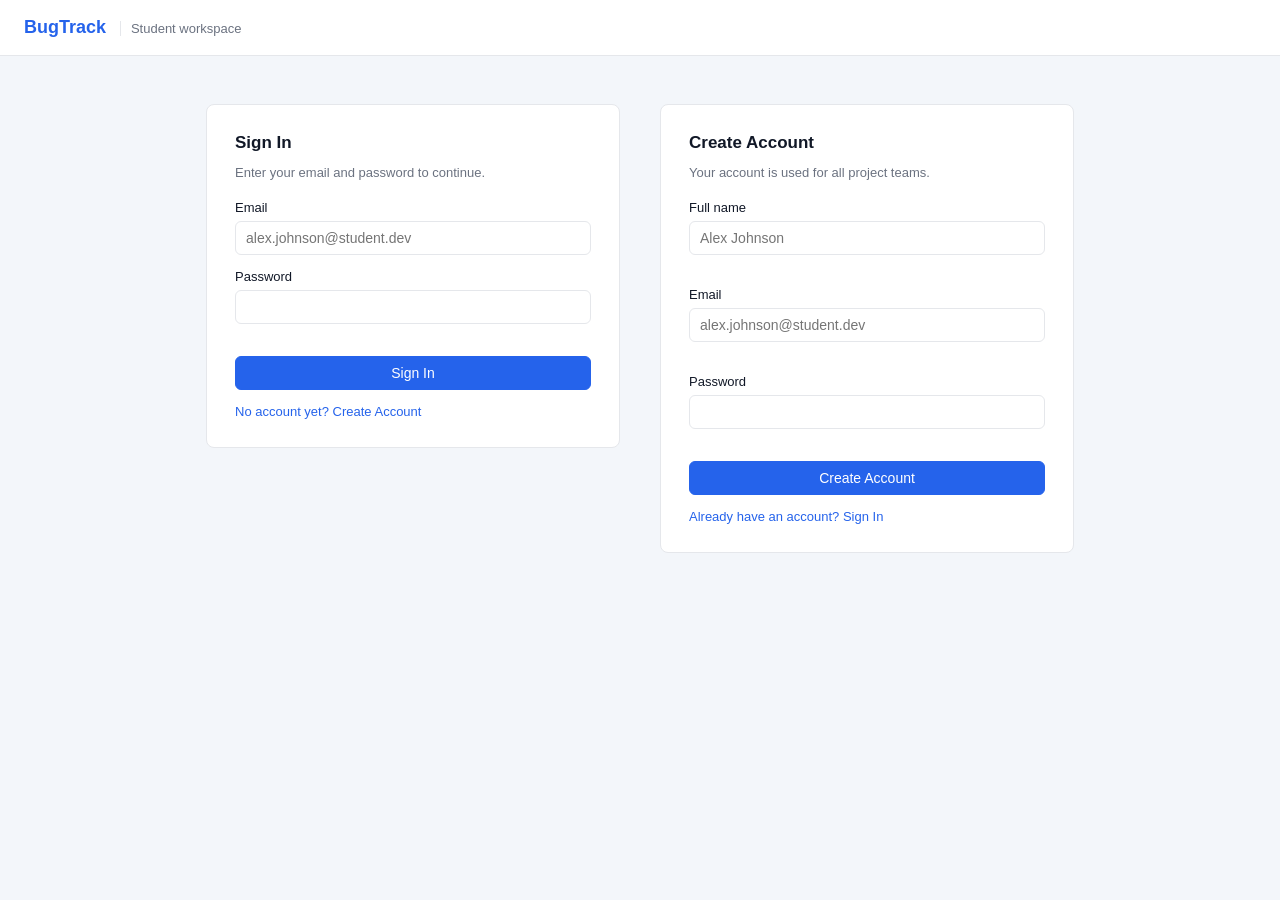
<file: web/index.html>
<!DOCTYPE html>
<html lang="en">
<head>
  <meta charset="UTF-8">
  <meta name="viewport" content="width=device-width, initial-scale=1.0">
  <title>BugTrack · Sign In</title>
  <link rel="stylesheet" href="css/base.css">
  <link rel="stylesheet" href="css/layout.css">
  <link rel="stylesheet" href="css/components.css">
</head>
<body>
  <header class="header">
    <div>
      <span class="logo">BugTrack</span>
      <span class="muted logo-hint">Student workspace</span>
    </div>
  </header>

  <main class="auth-page">
    <form class="card" id="signin-form" novalidate>
      <h2>Sign In</h2>
      <p class="muted">Enter your email and password to continue.</p>

      <div class="field">
        <label for="signin-email">Email</label>
        <input id="signin-email" type="email" placeholder="alex.johnson@student.dev">
      </div>

      <div class="field">
        <label for="signin-password">Password</label>
        <input id="signin-password" type="password">
        <div class="error" id="signin-error"></div>
      </div>

      <button class="btn btn-primary btn-block" type="submit">Sign In</button>
      <a class="auth-link" href="#signup-form">No account yet? Create Account</a>
    </form>

    <form class="card" id="signup-form" novalidate>
      <h2>Create Account</h2>
      <p class="muted">Your account is used for all project teams.</p>

      <div class="field">
        <label for="signup-name">Full name</label>
        <input id="signup-name" placeholder="Alex Johnson">
        <div class="error" id="signup-name-error"></div>
      </div>

      <div class="field">
        <label for="signup-email">Email</label>
        <input id="signup-email" type="email" placeholder="alex.johnson@student.dev">
        <div class="error" id="signup-email-error"></div>
      </div>

      <div class="field">
        <label for="signup-password">Password</label>
        <input id="signup-password" type="password">
        <div class="error" id="signup-password-error"></div>
      </div>

      <button class="btn btn-primary btn-block" type="submit">Create Account</button>
      <a class="auth-link" href="#signin-form">Already have an account? Sign In</a>
    </form>
  </main>

  <script src="js/data.js"></script>
  <script src="js/store.js"></script>
  <script src="js/utils.js"></script>
  <script src="js/pages/auth.js"></script>
</body>
</html>
</file>
<file: web/css/base.css>
:root {
  --primary: #2563eb;
  --primary-dark: #1d4ed8;
  --bg: #f3f6fa;
  --surface: #ffffff;
  --border: #e5e7eb;
  --text: #111827;
  --muted: #6b7280;
  --danger: #dc2626;
  --success: #16a34a;
  --radius: 6px;
}

* {
  box-sizing: border-box;
  margin: 0;
  padding: 0;
}

body {
  font-family: Inter, Arial, sans-serif;
  font-size: 14px;
  color: var(--text);
  background: var(--bg);
}

[hidden] {
  display: none !important;
}

a {
  color: var(--primary);
  text-decoration: none;
}

h1 {
  font-size: 26px;
  margin-bottom: 6px;
}

h2 {
  font-size: 17px;
  margin-bottom: 12px;
}

h3 {
  font-size: 15px;
  margin-bottom: 4px;
}

.muted {
  color: var(--muted);
  font-size: 13px;
}

.error {
  color: var(--danger);
  font-size: 12px;
  margin-top: 4px;
  min-height: 14px;
}

.btn {
  display: inline-block;
  padding: 8px 16px;
  border: 1px solid var(--border);
  border-radius: var(--radius);
  background: var(--surface);
  color: var(--text);
  font: inherit;
  cursor: pointer;
}

.btn:hover {
  background: var(--bg);
}

.btn-primary {
  background: var(--primary);
  border-color: var(--primary);
  color: #fff;
}

.btn-primary:hover {
  background: var(--primary-dark);
}

.btn-danger {
  color: var(--danger);
  border-color: #fecaca;
}

.btn-success {
  color: var(--success);
  border-color: #bbf7d0;
}

.btn-small {
  padding: 4px 10px;
  font-size: 12px;
}

.btn-block {
  width: 100%;
}

.field {
  margin-bottom: 14px;
}

.field label {
  display: block;
  font-size: 13px;
  font-weight: 500;
  margin-bottom: 6px;
}

input,
textarea,
select {
  width: 100%;
  padding: 8px 10px;
  border: 1px solid var(--border);
  border-radius: var(--radius);
  font: inherit;
  background: var(--surface);
}

textarea {
  min-height: 80px;
  resize: vertical;
}

input.invalid {
  border-color: var(--danger);
}

.badge {
  display: inline-block;
  padding: 2px 8px;
  border-radius: 4px;
  font-size: 12px;
  font-weight: 500;
}

.badge-high {
  background: #fee2e2;
  color: #dc2626;
}

.badge-medium {
  background: #ffedd5;
  color: #ea580c;
}

.badge-low {
  background: #dbeafe;
  color: #2563eb;
}

.badge-pending {
  background: #fef3c7;
  color: #b45309;
}

.badge-role {
  background: #eef2ff;
  color: #4f46e5;
}

.badge-status {
  background: #e0e7ff;
  color: #3730a3;
}
</file>
<file: web/css/layout.css>
.header {
  display: flex;
  align-items: center;
  justify-content: space-between;
  height: 56px;
  padding: 0 24px;
  background: var(--surface);
  border-bottom: 1px solid var(--border);
}

.logo {
  font-size: 18px;
  font-weight: 700;
  color: var(--primary);
}

.logo-hint {
  margin-left: 10px;
  padding-left: 10px;
  border-left: 1px solid var(--border);
}

.header-user {
  display: flex;
  align-items: center;
  gap: 10px;
}

.avatar {
  display: inline-flex;
  align-items: center;
  justify-content: center;
  width: 28px;
  height: 28px;
  border-radius: 50%;
  background: #dbeafe;
  color: var(--primary);
  font-size: 11px;
  font-weight: 600;
}

.app {
  display: flex;
  min-height: calc(100vh - 56px);
}

.sidebar {
  width: 220px;
  padding: 16px 12px;
  background: var(--surface);
  border-right: 1px solid var(--border);
}

.sidebar-title {
  font-size: 11px;
  text-transform: uppercase;
  color: var(--muted);
  margin: 8px 8px 10px;
}

.sidebar a {
  display: block;
  padding: 8px;
  border-radius: var(--radius);
  color: var(--text);
}

.sidebar a:hover,
.sidebar a.active {
  background: #eff6ff;
  color: var(--primary);
}

.sidebar .sub {
  padding-left: 24px;
  font-size: 13px;
}

.content {
  flex: 1;
  padding: 24px 32px;
  max-width: 1200px;
}

.breadcrumbs {
  font-size: 12px;
  color: var(--muted);
  margin-bottom: 8px;
}

.page-head {
  display: flex;
  align-items: flex-start;
  justify-content: space-between;
  gap: 16px;
  margin-bottom: 20px;
}

.card {
  background: var(--surface);
  border: 1px solid var(--border);
  border-radius: 8px;
  padding: 20px;
  margin-bottom: 16px;
}

.grid-2 {
  display: grid;
  grid-template-columns: 1fr 1fr;
  gap: 16px;
}

.grid-main {
  display: grid;
  grid-template-columns: 1fr 300px;
  gap: 16px;
  align-items: start;
}

.row {
  display: flex;
  align-items: center;
  justify-content: space-between;
  gap: 12px;
}

.list-item {
  padding: 12px 0;
  border-bottom: 1px solid var(--border);
}

.list-item:last-child {
  border-bottom: none;
}

@media (max-width: 800px) {
  .sidebar,
  .logo-hint {
    display: none;
  }

  .header {
    padding: 0 16px;
  }

  .grid-2,
  .grid-main {
    grid-template-columns: 1fr;
  }

  .content {
    padding: 16px;
  }
}
</file>
<file: web/css/components.css>
.auth-page {
  display: grid;
  grid-template-columns: 1fr 1fr;
  gap: 40px;
  max-width: 900px;
  margin: 48px auto;
  padding: 0 16px;
  align-items: start;
}

.auth-page .card {
  padding: 28px;
}

.auth-page .muted {
  margin-bottom: 20px;
}

.auth-link {
  display: block;
  margin-top: 14px;
  font-size: 13px;
}

.project-card h3 {
  display: flex;
  justify-content: space-between;
}

.project-card .meta {
  margin: 14px 0;
}

.project-card .footer {
  display: flex;
  justify-content: space-between;
  padding-top: 12px;
  border-top: 1px solid var(--border);
  font-size: 12px;
}

.kanban {
  display: grid;
  grid-template-columns: repeat(4, minmax(200px, 1fr));
  gap: 12px;
  overflow-x: auto;
}

.column {
  border-radius: 8px;
  padding: 12px;
  min-height: 300px;
}

.column-open {
  background: #eff6ff;
}

.column-progress {
  background: #fffbeb;
}

.column-review {
  background: #f5f3ff;
}

.column-resolved {
  background: #f0fdf4;
}

.column-head {
  margin-bottom: 12px;
}

.ticket-card {
  display: block;
  background: var(--surface);
  border: 1px solid var(--border);
  border-radius: 6px;
  padding: 12px;
  margin-bottom: 10px;
  color: var(--text);
}

.ticket-card:hover {
  border-color: var(--primary);
}

.ticket-card p {
  margin: 6px 0;
  font-weight: 500;
}

.filters {
  display: flex;
  gap: 8px;
  margin-bottom: 16px;
}

.filters select {
  width: auto;
}

.info-label {
  font-size: 12px;
  color: var(--muted);
  margin-top: 12px;
}

.attachment {
  padding: 8px 12px;
  margin-bottom: 8px;
  background: var(--bg);
  border-radius: 6px;
  font-size: 13px;
}

.steps {
  padding-left: 20px;
  line-height: 1.7;
}

.actions {
  display: flex;
  flex-direction: column;
  gap: 8px;
  margin-top: 16px;
}

dialog {
  width: 420px;
  max-width: calc(100% - 32px);
  margin: auto;
  border: none;
  border-radius: 8px;
  padding: 24px;
}

dialog::backdrop {
  background: rgba(17, 24, 39, 0.4);
}

.dialog-buttons {
  display: flex;
  justify-content: flex-end;
  gap: 8px;
  margin-top: 16px;
}

.radio {
  display: flex;
  align-items: center;
  gap: 8px;
  padding: 10px;
  border: 1px solid var(--border);
  border-radius: 6px;
  margin-bottom: 8px;
  cursor: pointer;
}

.radio input {
  width: auto;
}

@media (max-width: 800px) {
  .auth-page {
    grid-template-columns: 1fr;
  }
}
</file>
